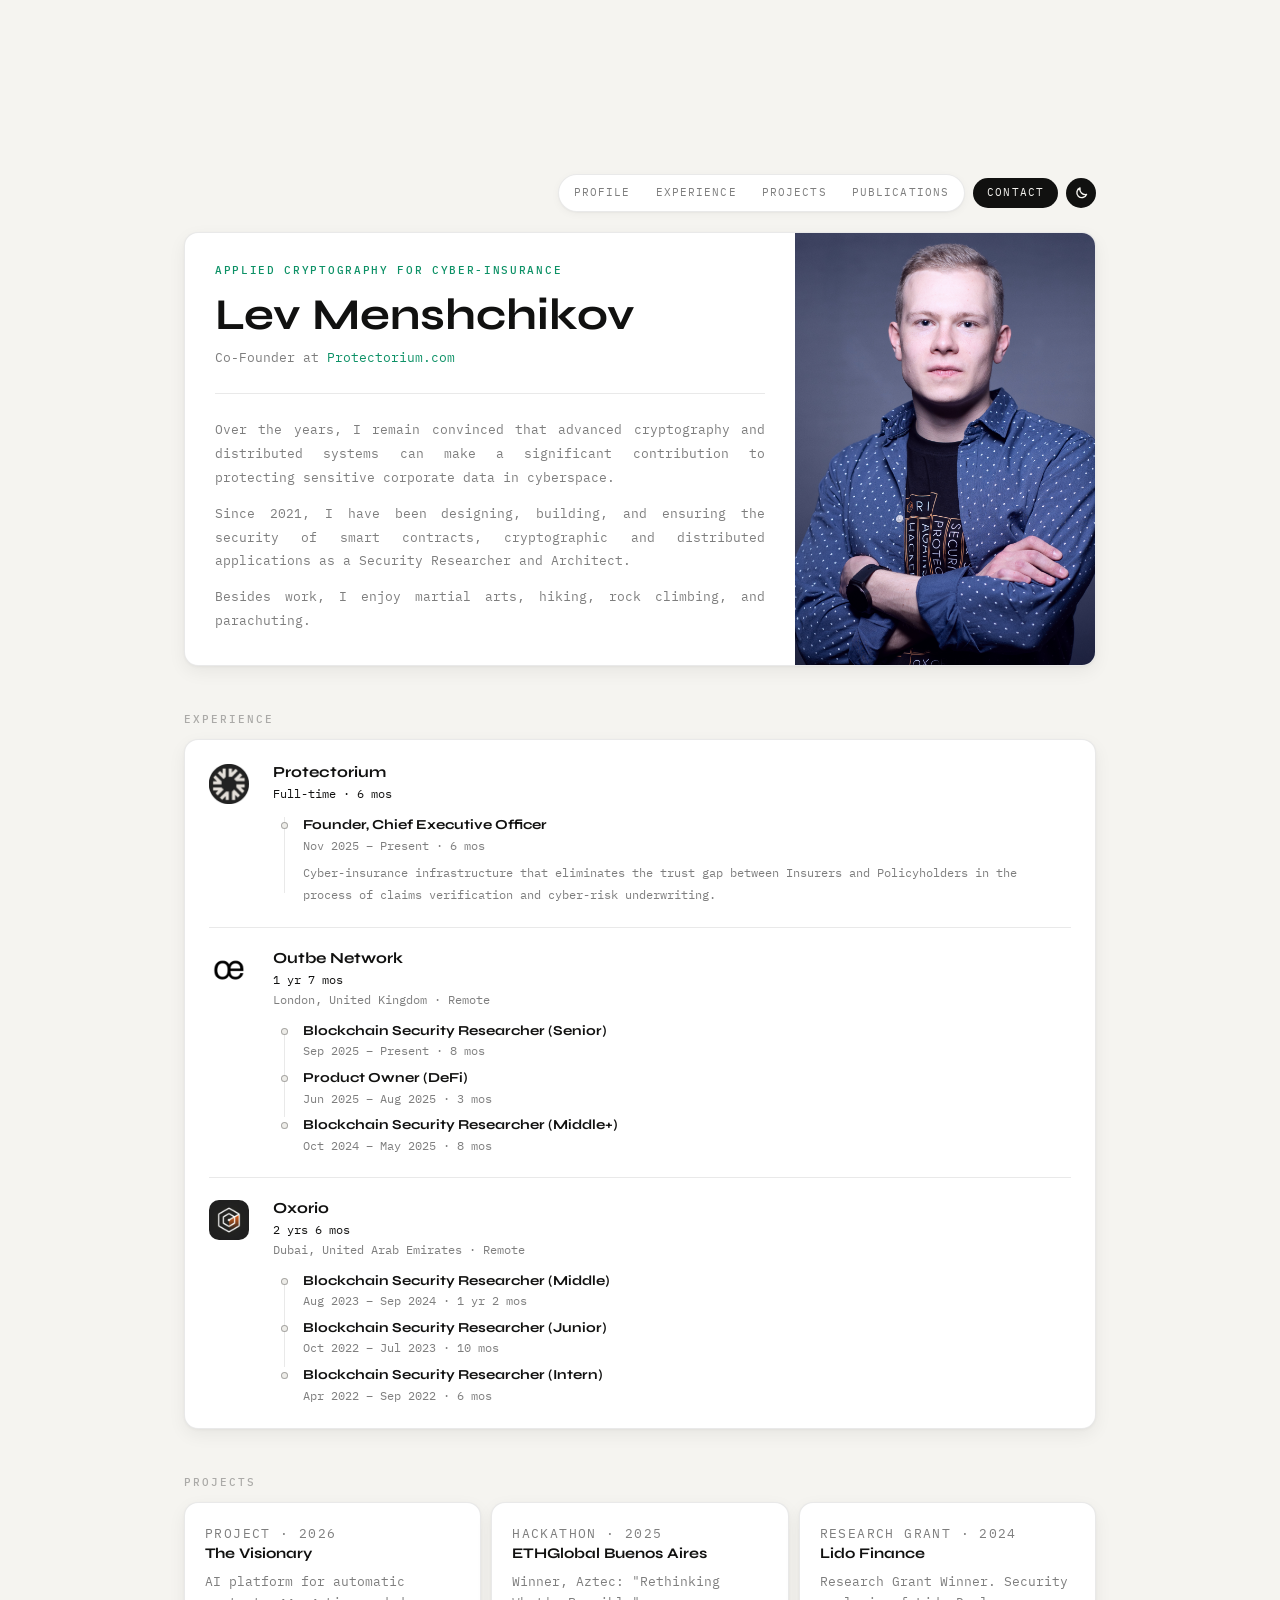
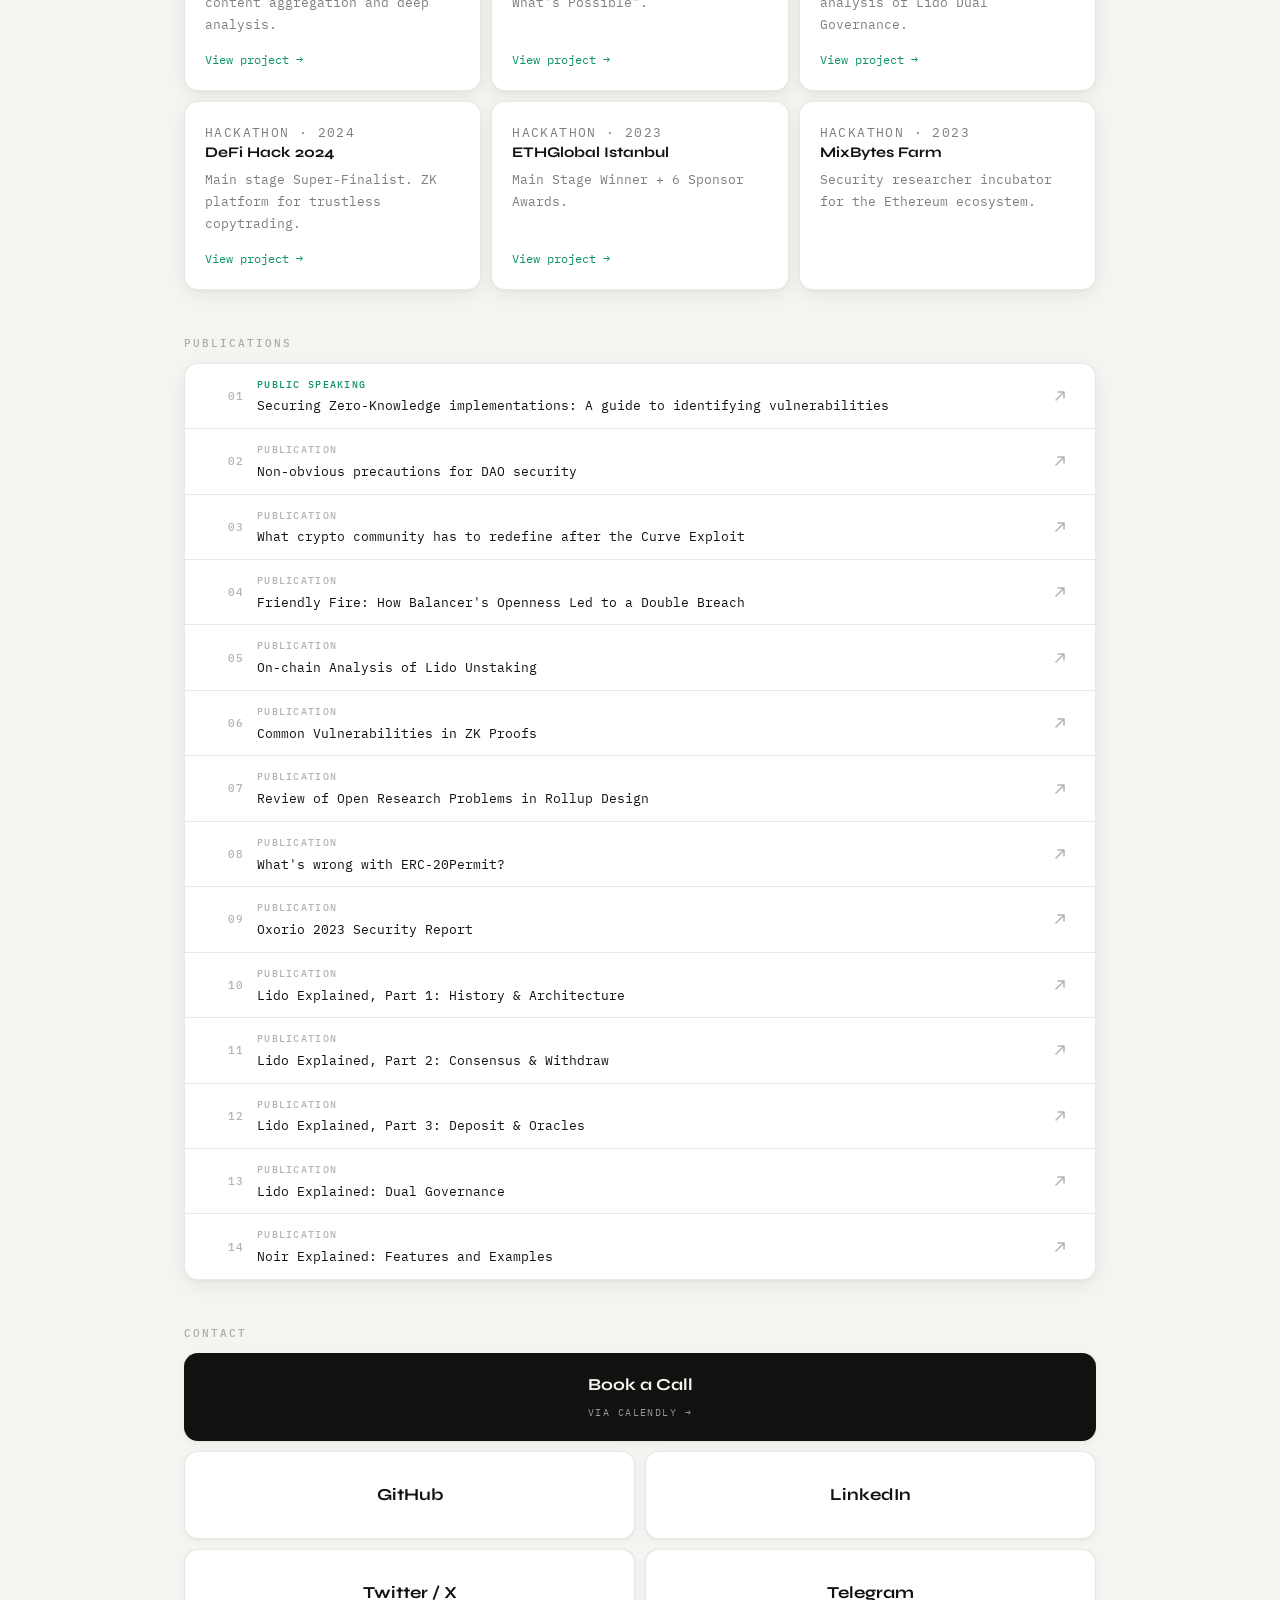
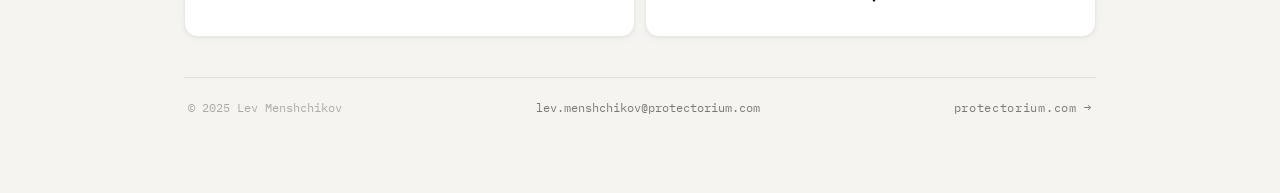
<file: index.html>
<!DOCTYPE html>
<html lang="en">
  <head>
    <meta charset="UTF-8" />
    <meta name="viewport" content="width=device-width, initial-scale=1.0" />
    <title>Lev Menshchikov</title>
    <meta name="description" content="Lev Menshchikov — Blockchain Security Researcher and Co-Founder at Protectorium.com." />
    <meta name="theme-color" content="#111110" />
    <meta property="og:title" content="Lev Menshchikov" />
    <meta property="og:description" content="Blockchain Security Researcher and Co-Founder at Protectorium.com." />
    <meta property="og:type" content="website" />
    <meta property="og:image" content="/social-card.svg" />
    <meta property="og:url" content="https://levmenshchikov.protectorium.com/" />
    <link rel="canonical" href="https://levmenshchikov.protectorium.com/" />
    <link rel="icon" href="/images/protectorium-logo.png" type="image/png" />
    <link rel="apple-touch-icon" href="/images/protectorium-logo.png" />
    <link rel="stylesheet" href="/styles.css" />
    <script>
      (function () {
        var t = localStorage.getItem("theme");
        if (t) document.documentElement.setAttribute("data-theme", t);
        else if (window.matchMedia("(prefers-color-scheme: dark)").matches)
          document.documentElement.setAttribute("data-theme", "dark");
      })();
    </script>
  </head>
  <body>
    <svg hidden aria-hidden="true">
      <symbol id="icon-arrow" viewBox="0 0 14 14" fill="none">
        <path d="M3 11L11 3M11 3H5M11 3v6" stroke="currentColor" stroke-width="1.5" stroke-linecap="round" stroke-linejoin="round"/>
      </symbol>
    </svg>

    <div class="page-shell">
      <header class="site-header">
        <nav class="site-nav" aria-label="Primary">
          <div class="site-nav-links">
            <a class="nav-link" href="#profile">Profile</a>
            <a class="nav-link" href="#experience">Experience</a>
            <a class="nav-link" href="#projects">Projects</a>
            <a class="nav-link" href="#publications">Publications</a>
          </div>
          <a class="nav-cta" href="#contact">Contact</a>
          <button class="theme-btn" id="theme-toggle" aria-label="Toggle colour theme">
            <svg class="icon-sun" width="15" height="15" viewBox="0 0 15 15" fill="none" aria-hidden="true">
              <circle cx="7.5" cy="7.5" r="2.6" stroke="currentColor" stroke-width="1.4"/>
              <path d="M7.5 1.5v1.2M7.5 12.3v1.2M1.5 7.5h1.2M12.3 7.5h1.2M3.4 3.4l.85.85M10.75 10.75l.85.85M3.4 11.6l.85-.85M10.75 4.25l.85-.85" stroke="currentColor" stroke-width="1.4" stroke-linecap="round"/>
            </svg>
            <svg class="icon-moon" width="15" height="15" viewBox="0 0 15 15" fill="none" aria-hidden="true">
              <path d="M12.5 9.5A5.5 5.5 0 0 1 6 3a5 5 0 1 0 6.5 6.5z" stroke="currentColor" stroke-width="1.4" stroke-linecap="round" stroke-linejoin="round"/>
            </svg>
          </button>
        </nav>
      </header>

      <main>
        <!-- ── Profile ──────────────────────────── -->
        <section id="profile" class="section section--hero">
          <div class="hero">
            <div class="hero-panel">
              <p class="eyebrow">Applied cryptography for cyber-insurance</p>
              <h1>Lev Menshchikov</h1>
              <p class="hero-tagline">
                Co-Founder at
                <a href="https://www.protectorium.com" target="_blank" rel="noopener noreferrer">Protectorium.com</a>
              </p>
              <div class="hero-bio">
                <p>
                  Over the years, I remain convinced that advanced cryptography
                  and distributed systems can make a significant contribution to
                  protecting sensitive corporate data in cyberspace.
                </p>
                <p>
                  Since 2021, I have been designing, building, and
                  ensuring the security of smart contracts, cryptographic and
                  distributed applications as a Security Researcher and Architect.
                </p>
                <p>
                  Besides work, I enjoy martial arts, hiking, rock climbing,
                  and parachuting.
                </p>
              </div>
            </div>

            <aside class="photo-panel" aria-hidden="true">
              <img
                class="profile-photo"
                src="/images/Lev.jpg"
                alt="Portrait of Lev Menshchikov"
                width="2558"
                height="3275"
              />
            </aside>
          </div>
        </section>

        <!-- ── Experience ───────────────────────── -->
        <section id="experience" class="section">
          <h2 class="section-title">Experience</h2>

          <div class="card">
            <article class="company-block">
              <div class="company-logo company-logo--protectorium">
                <img src="/images/protectorium-logo.png" alt="Protectorium" width="40" height="40" />
              </div>
              <div class="company-body">
                <h3>Protectorium</h3>
                <p class="company-meta">Full-time · 6 mos</p>
                <div class="role-timeline">
                  <article class="role-item">
                    <div class="role-rail" aria-hidden="true"><span class="role-dot"></span></div>
                    <div class="role-body">
                      <h4>Founder, Chief Executive Officer</h4>
                      <p>Nov 2025 – Present · 6 mos</p>
                      <p class="role-desc">Cyber-insurance infrastructure that eliminates the trust gap between Insurers and Policyholders in the process of claims verification and cyber-risk underwriting.</p>
                    </div>
                  </article>
                </div>
              </div>
            </article>

            <article class="company-block">
              <div class="company-logo">
                <img src="/images/outbe.png" alt="Outbe Network" width="40" height="40" />
              </div>
              <div class="company-body">
                <h3>Outbe Network</h3>
                <p class="company-meta">1 yr 7 mos</p>
                <p class="company-date">London, United Kingdom · Remote</p>
                <div class="role-timeline role-timeline--multi">
                  <article class="role-item">
                    <div class="role-rail" aria-hidden="true"><span class="role-dot"></span></div>
                    <div class="role-body">
                      <h4>Blockchain Security Researcher (Senior)</h4>
                      <p>Sep 2025 – Present · 8 mos</p>
                    </div>
                  </article>
                  <article class="role-item">
                    <div class="role-rail" aria-hidden="true"><span class="role-dot"></span></div>
                    <div class="role-body">
                      <h4>Product Owner (DeFi)</h4>
                      <p>Jun 2025 – Aug 2025 · 3 mos</p>
                    </div>
                  </article>
                  <article class="role-item">
                    <div class="role-rail" aria-hidden="true"><span class="role-dot"></span></div>
                    <div class="role-body">
                      <h4>Blockchain Security Researcher (Middle+)</h4>
                      <p>Oct 2024 – May 2025 · 8 mos</p>
                    </div>
                  </article>
                </div>
              </div>
            </article>

            <article class="company-block">
              <div class="company-logo">
                <img src="/images/oxorio.jpeg" alt="Oxorio" width="40" height="40" />
              </div>
              <div class="company-body">
                <h3>Oxorio</h3>
                <p class="company-meta">2 yrs 6 mos</p>
                <p class="company-date">Dubai, United Arab Emirates · Remote</p>
                <div class="role-timeline role-timeline--multi">
                  <article class="role-item">
                    <div class="role-rail" aria-hidden="true"><span class="role-dot"></span></div>
                    <div class="role-body">
                      <h4>Blockchain Security Researcher (Middle)</h4>
                      <p>Aug 2023 – Sep 2024 · 1 yr 2 mos</p>
                    </div>
                  </article>
                  <article class="role-item">
                    <div class="role-rail" aria-hidden="true"><span class="role-dot"></span></div>
                    <div class="role-body">
                      <h4>Blockchain Security Researcher (Junior)</h4>
                      <p>Oct 2022 – Jul 2023 · 10 mos</p>
                    </div>
                  </article>
                  <article class="role-item">
                    <div class="role-rail" aria-hidden="true"><span class="role-dot"></span></div>
                    <div class="role-body">
                      <h4>Blockchain Security Researcher (Intern)</h4>
                      <p>Apr 2022 – Sep 2022 · 6 mos</p>
                    </div>
                  </article>
                </div>
              </div>
            </article>
          </div>
        </section>

        <!-- ── Projects ──────────────────────────── -->
        <section id="projects" class="section">
          <h2 class="section-title">Projects</h2>

          <div class="post-grid">
            <article class="post-card">
              <p class="post-meta">Project · 2026</p>
              <h3>The Visionary</h3>
              <p>AI platform for automatic content aggregation and deep analysis.</p>
              <a class="text-link" href="https://github.com/Nurnberg-Meistersinger/lev_visionary" target="_blank" rel="noopener noreferrer">View project →</a>
            </article>
            <article class="post-card">
              <p class="post-meta">Hackathon · 2025</p>
              <h3>ETHGlobal Buenos Aires</h3>
              <p>Winner, Aztec: "Rethinking What's Possible".</p>
              <a class="text-link" href="https://ethglobal.com/showcase/prtct-p8roy" target="_blank" rel="noopener noreferrer">View project →</a>
            </article>
            <article class="post-card">
              <p class="post-meta">Research Grant · 2024</p>
              <h3>Lido Finance</h3>
              <p>Research Grant Winner. Security analysis of Lido Dual Governance.</p>
              <a class="text-link" href="https://x.com/kadmil_eth/status/1790304862032294097" target="_blank" rel="noopener noreferrer">View project →</a>
            </article>
            <article class="post-card">
              <p class="post-meta">Hackathon · 2024</p>
              <h3>DeFi Hack 2024</h3>
              <p>Main stage Super-Finalist. ZK platform for trustless copytrading.</p>
              <a class="text-link" href="https://vkvideo.ru/video-25232578_456326658?t=6h17m24s&amp;list=ln-ARfJ6HAuxrVaMAzBdO" target="_blank" rel="noopener noreferrer">View project →</a>
            </article>
            <article class="post-card">
              <p class="post-meta">Hackathon · 2023</p>
              <h3>ETHGlobal Istanbul</h3>
              <p>Main Stage Winner + 6 Sponsor Awards.</p>
              <a class="text-link" href="https://ethglobal.com/showcase/zkvote-cc-rsvkt" target="_blank" rel="noopener noreferrer">View project →</a>
            </article>
            <article class="post-card">
              <p class="post-meta">Hackathon · 2023</p>
              <h3>MixBytes Farm</h3>
              <p>Security researcher incubator for the Ethereum ecosystem.</p>
            </article>
          </div>
        </section>

        <!-- ── Publications ─────────────────────── -->
        <section id="publications" class="section">
          <h2 class="section-title">Publications</h2>

          <div class="card pub-list">
            <a class="pub-item" href="https://www.youtube.com/live/b7lU7yyHK6Q?si=UyfOKGxI1C5WWlOh&t=9626" target="_blank" rel="noopener noreferrer">
              <span class="pub-num">01</span>
              <div class="pub-content">
                <span class="pub-type pub-type--talk">Public Speaking</span>
                <span class="pub-title">Securing Zero-Knowledge implementations: A guide to identifying vulnerabilities</span>
              </div>
              <svg class="pub-arrow" width="14" height="14" aria-hidden="true"><use href="#icon-arrow"/></svg>
            </a>
            <a class="pub-item" href="https://oxor.io/blog/tornado-hack-analysis/" target="_blank" rel="noopener noreferrer">
              <span class="pub-num">02</span>
              <div class="pub-content">
                <span class="pub-type">Publication</span>
                <span class="pub-title">Non-obvious precautions for DAO security</span>
              </div>
              <svg class="pub-arrow" width="14" height="14" aria-hidden="true"><use href="#icon-arrow"/></svg>
            </a>
            <a class="pub-item" href="https://oxor.io/blog/what-crypto-community-has-to-redefine-after-the-curve-exploit/" target="_blank" rel="noopener noreferrer">
              <span class="pub-num">03</span>
              <div class="pub-content">
                <span class="pub-type">Publication</span>
                <span class="pub-title">What crypto community has to redefine after the Curve Exploit</span>
              </div>
              <svg class="pub-arrow" width="14" height="14" aria-hidden="true"><use href="#icon-arrow"/></svg>
            </a>
            <a class="pub-item" href="https://oxor.io/blog/friendly-fire-how-balancers-openness-led-to-a-double-breach/" target="_blank" rel="noopener noreferrer">
              <span class="pub-num">04</span>
              <div class="pub-content">
                <span class="pub-type">Publication</span>
                <span class="pub-title">Friendly Fire: How Balancer's Openness Led to a Double Breach</span>
              </div>
              <svg class="pub-arrow" width="14" height="14" aria-hidden="true"><use href="#icon-arrow"/></svg>
            </a>
            <a class="pub-item" href="https://oxor.io/blog/on-chain-analysis-of-lido-unstaking/" target="_blank" rel="noopener noreferrer">
              <span class="pub-num">05</span>
              <div class="pub-content">
                <span class="pub-type">Publication</span>
                <span class="pub-title">On-chain Analysis of Lido Unstaking</span>
              </div>
              <svg class="pub-arrow" width="14" height="14" aria-hidden="true"><use href="#icon-arrow"/></svg>
            </a>
            <a class="pub-item" href="https://oxor.io/blog/common-vulnerabilities-in-zk-proof/" target="_blank" rel="noopener noreferrer">
              <span class="pub-num">06</span>
              <div class="pub-content">
                <span class="pub-type">Publication</span>
                <span class="pub-title">Common Vulnerabilities in ZK Proofs</span>
              </div>
              <svg class="pub-arrow" width="14" height="14" aria-hidden="true"><use href="#icon-arrow"/></svg>
            </a>
            <a class="pub-item" href="https://oxor.io/blog/review-of-open-research-problems-in-rollup-design/" target="_blank" rel="noopener noreferrer">
              <span class="pub-num">07</span>
              <div class="pub-content">
                <span class="pub-type">Publication</span>
                <span class="pub-title">Review of Open Research Problems in Rollup Design</span>
              </div>
              <svg class="pub-arrow" width="14" height="14" aria-hidden="true"><use href="#icon-arrow"/></svg>
            </a>
            <a class="pub-item" href="https://oxor.io/blog/2023-12-13-whats-wrong-with-erc20permit/" target="_blank" rel="noopener noreferrer">
              <span class="pub-num">08</span>
              <div class="pub-content">
                <span class="pub-type">Publication</span>
                <span class="pub-title">What's wrong with ERC-20Permit?</span>
              </div>
              <svg class="pub-arrow" width="14" height="14" aria-hidden="true"><use href="#icon-arrow"/></svg>
            </a>
            <a class="pub-item" href="https://oxor.io/blog/2024-01-24-oxorio-2023-security-report/" target="_blank" rel="noopener noreferrer">
              <span class="pub-num">09</span>
              <div class="pub-content">
                <span class="pub-type">Publication</span>
                <span class="pub-title">Oxorio 2023 Security Report</span>
              </div>
              <svg class="pub-arrow" width="14" height="14" aria-hidden="true"><use href="#icon-arrow"/></svg>
            </a>
            <a class="pub-item" href="https://oxor.io/blog/2024-02-01-lido-decoded-a-deep-dive-into-ethereums-liquid-staking-solution/" target="_blank" rel="noopener noreferrer">
              <span class="pub-num">10</span>
              <div class="pub-content">
                <span class="pub-type">Publication</span>
                <span class="pub-title">Lido Explained, Part 1: History &amp; Architecture</span>
              </div>
              <svg class="pub-arrow" width="14" height="14" aria-hidden="true"><use href="#icon-arrow"/></svg>
            </a>
            <a class="pub-item" href="https://oxor.io/blog/2024-02-22-lido-explained-part-2-consensus-withdraw/" target="_blank" rel="noopener noreferrer">
              <span class="pub-num">11</span>
              <div class="pub-content">
                <span class="pub-type">Publication</span>
                <span class="pub-title">Lido Explained, Part 2: Consensus &amp; Withdraw</span>
              </div>
              <svg class="pub-arrow" width="14" height="14" aria-hidden="true"><use href="#icon-arrow"/></svg>
            </a>
            <a class="pub-item" href="https://oxor.io/blog/2024-05-24-lido-explained-deposit-oracles/" target="_blank" rel="noopener noreferrer">
              <span class="pub-num">12</span>
              <div class="pub-content">
                <span class="pub-type">Publication</span>
                <span class="pub-title">Lido Explained, Part 3: Deposit &amp; Oracles</span>
              </div>
              <svg class="pub-arrow" width="14" height="14" aria-hidden="true"><use href="#icon-arrow"/></svg>
            </a>
            <a class="pub-item" href="https://oxor.io/blog/2024-06-17-lido-explained-dual-governance/" target="_blank" rel="noopener noreferrer">
              <span class="pub-num">13</span>
              <div class="pub-content">
                <span class="pub-type">Publication</span>
                <span class="pub-title">Lido Explained: Dual Governance</span>
              </div>
              <svg class="pub-arrow" width="14" height="14" aria-hidden="true"><use href="#icon-arrow"/></svg>
            </a>
            <a class="pub-item" href="https://oxor.io/blog/2024-06-18-noir-explained-features-and-examples/" target="_blank" rel="noopener noreferrer">
              <span class="pub-num">14</span>
              <div class="pub-content">
                <span class="pub-type">Publication</span>
                <span class="pub-title">Noir Explained: Features and Examples</span>
              </div>
              <svg class="pub-arrow" width="14" height="14" aria-hidden="true"><use href="#icon-arrow"/></svg>
            </a>
          </div>
        </section>

        <!-- ── Contact ───────────────────────────── -->
        <section id="contact" class="section">
          <h2 class="section-title">Contact</h2>

          <div class="contact-grid">
            <a class="contact-card contact-card--primary" href="https://calendly.com/lev-protectorium/30min" target="_blank" rel="noopener noreferrer">
              <strong>Book a Call</strong>
              <span class="contact-label">via Calendly →</span>
            </a>
            <a class="contact-card" href="https://github.com/Nurnberg-Meistersinger" target="_blank" rel="noopener noreferrer">
              <strong>GitHub</strong>
            </a>
            <a class="contact-card" href="https://www.linkedin.com/in/hilaymanai/" target="_blank" rel="noopener noreferrer">
              <strong>LinkedIn</strong>
            </a>
            <a class="contact-card" href="https://x.com/Hilaymanai" target="_blank" rel="noopener noreferrer">
              <strong>Twitter / X</strong>
            </a>
            <a class="contact-card" href="https://t.me/MDDVM" target="_blank" rel="noopener noreferrer">
              <strong>Telegram</strong>
            </a>
          </div>
        </section>
      </main>

      <footer class="site-footer">
        <span class="footer-copy">© 2025 Lev Menshchikov</span>
        <a class="footer-email" href="mailto:lev.menshchikov@protectorium.com">lev.menshchikov@protectorium.com</a>
        <a class="footer-link" href="https://www.protectorium.com/" target="_blank" rel="noopener noreferrer">protectorium.com →</a>
      </footer>
    </div>

    <script>
      (function () {
        var btn = document.getElementById("theme-toggle");
        var html = document.documentElement;
        btn.addEventListener("click", function () {
          var dark = html.getAttribute("data-theme") === "dark";
          html.setAttribute("data-theme", dark ? "light" : "dark");
          localStorage.setItem("theme", dark ? "light" : "dark");
        });
      })();
    </script>
  </body>
</html>
</file>
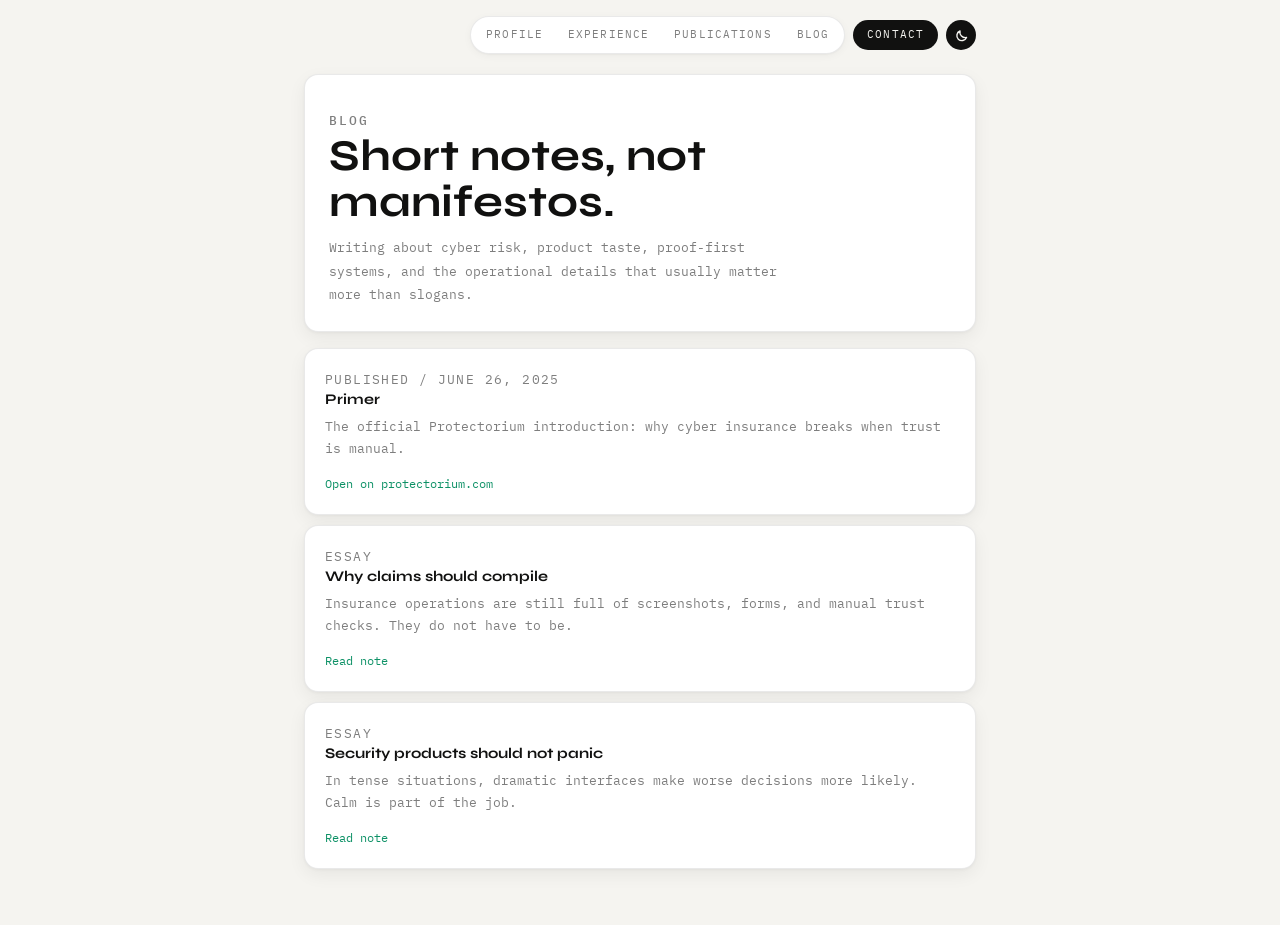
<file: blog/index.html>
<!DOCTYPE html>
<html lang="en">
  <head>
    <meta charset="UTF-8" />
    <meta name="viewport" content="width=device-width, initial-scale=1.0" />
    <title>Blog / Lev Menshchikov</title>
    <meta name="description" content="Short notes from Lev Menshchikov on cyber risk, product design, and trustless systems." />
    <meta property="og:url" content="https://levmenshchikov.protectorium.com/blog/" />
    <link rel="canonical" href="https://levmenshchikov.protectorium.com/blog/" />
    <link rel="icon" href="/images/protectorium-logo.png" type="image/png" />
    <link rel="stylesheet" href="/styles.css" />
    <script>
      (function () {
        var t = localStorage.getItem("theme");
        if (t) document.documentElement.setAttribute("data-theme", t);
        else if (window.matchMedia("(prefers-color-scheme: dark)").matches)
          document.documentElement.setAttribute("data-theme", "dark");
      })();
    </script>
  </head>
  <body>
    <div class="page-shell page-shell--narrow">
      <header class="site-header">
        <nav class="site-nav" aria-label="Primary">
          <div class="site-nav-links">
            <a class="nav-link" href="/#profile">Profile</a>
            <a class="nav-link" href="/#experience">Experience</a>
            <a class="nav-link" href="/#publications">Publications</a>
            <a class="nav-link" href="/#blog">Blog</a>
          </div>
          <a class="nav-cta" href="/#contact">Contact</a>
          <button class="theme-btn" id="theme-toggle" aria-label="Toggle colour theme">
            <svg class="icon-sun" width="15" height="15" viewBox="0 0 15 15" fill="none" aria-hidden="true">
              <circle cx="7.5" cy="7.5" r="2.6" stroke="currentColor" stroke-width="1.4"/>
              <path d="M7.5 1.5v1.2M7.5 12.3v1.2M1.5 7.5h1.2M12.3 7.5h1.2M3.4 3.4l.85.85M10.75 10.75l.85.85M3.4 11.6l.85-.85M10.75 4.25l.85-.85" stroke="currentColor" stroke-width="1.4" stroke-linecap="round"/>
            </svg>
            <svg class="icon-moon" width="15" height="15" viewBox="0 0 15 15" fill="none" aria-hidden="true">
              <path d="M12.5 9.5A5.5 5.5 0 0 1 6 3a5 5 0 1 0 6.5 6.5z" stroke="currentColor" stroke-width="1.4" stroke-linecap="round" stroke-linejoin="round"/>
            </svg>
          </button>
        </nav>
      </header>

      <main>
        <section class="blog-hero">
          <p class="eyebrow">Blog</p>
          <h1>Short notes, not manifestos.</h1>
          <p>
            Writing about cyber risk, product taste, proof-first systems, and
            the operational details that usually matter more than slogans.
          </p>
        </section>

        <section class="post-stack">
          <article class="post-card post-card--list">
            <p class="post-meta">Published / June 26, 2025</p>
            <h3>Primer</h3>
            <p>
              The official Protectorium introduction: why cyber insurance
              breaks when trust is manual.
            </p>
            <a
              class="text-link"
              href="https://www.protectorium.com/blog/primer"
              target="_blank"
              rel="noopener noreferrer"
            >
              Open on protectorium.com
            </a>
          </article>

          <article class="post-card post-card--list">
            <p class="post-meta">Essay</p>
            <h3>Why claims should compile</h3>
            <p>
              Insurance operations are still full of screenshots, forms, and
              manual trust checks. They do not have to be.
            </p>
            <a class="text-link" href="/blog/why-claims-should-compile.html">
              Read note
            </a>
          </article>

          <article class="post-card post-card--list">
            <p class="post-meta">Essay</p>
            <h3>Security products should not panic</h3>
            <p>
              In tense situations, dramatic interfaces make worse decisions more
              likely. Calm is part of the job.
            </p>
            <a
              class="text-link"
              href="/blog/security-products-should-not-panic.html"
            >
              Read note
            </a>
          </article>
        </section>
      </main>
    </div>
    <script>
      (function () {
        var btn = document.getElementById("theme-toggle");
        var html = document.documentElement;
        btn.addEventListener("click", function () {
          var dark = html.getAttribute("data-theme") === "dark";
          html.setAttribute("data-theme", dark ? "light" : "dark");
          localStorage.setItem("theme", dark ? "light" : "dark");
        });
      })();
    </script>
  </body>
</html>
</file>
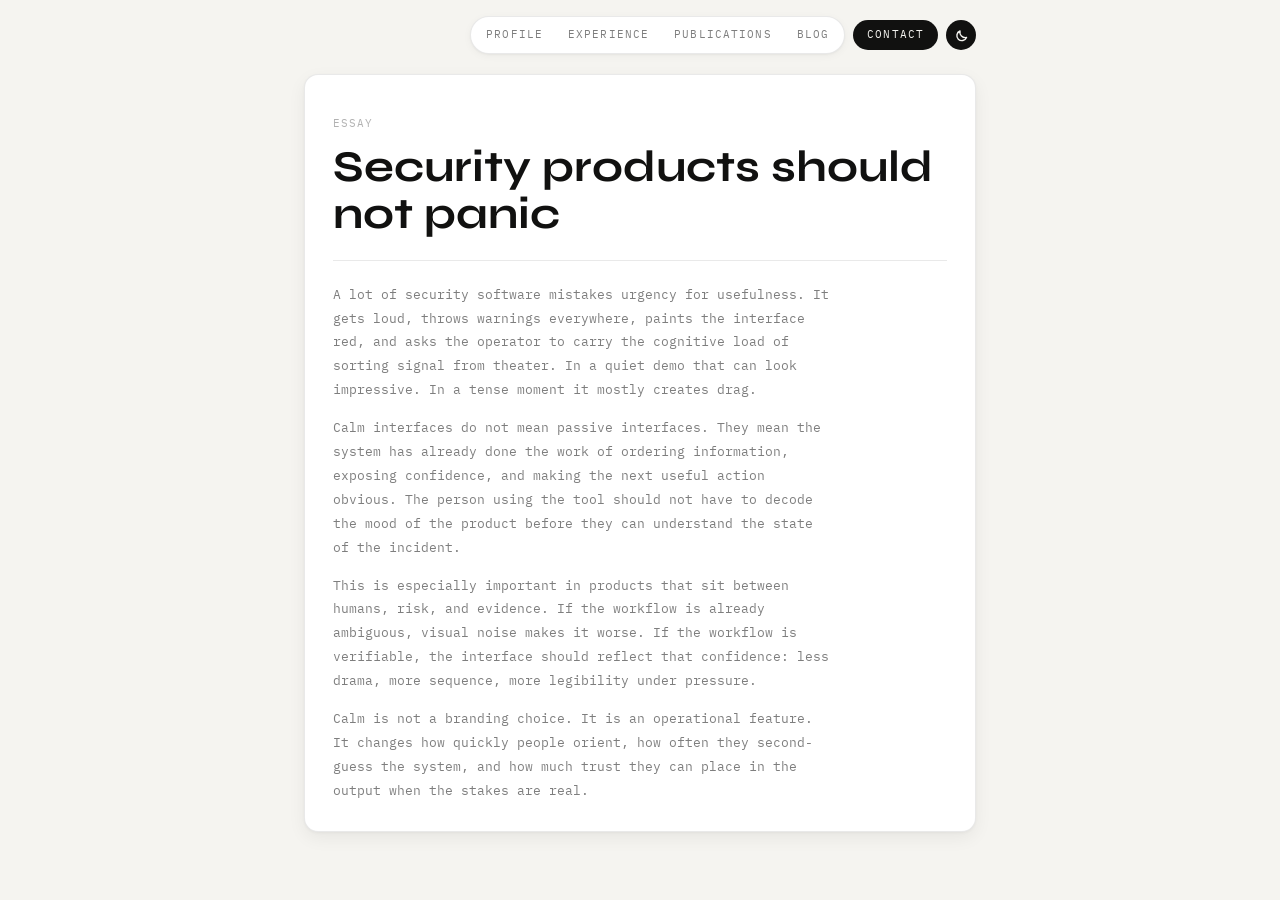
<file: blog/security-products-should-not-panic.html>
<!DOCTYPE html>
<html lang="en">
  <head>
    <meta charset="UTF-8" />
    <meta name="viewport" content="width=device-width, initial-scale=1.0" />
    <title>Security Products Should Not Panic / Lev Menshchikov</title>
    <meta name="description" content="A short note by Lev Menshchikov on why calm interfaces matter in high-pressure security tools." />
    <link rel="icon" href="/images/protectorium-logo.png" type="image/png" />
    <link rel="stylesheet" href="/styles.css" />
    <script>
      (function () {
        var t = localStorage.getItem("theme");
        if (t) document.documentElement.setAttribute("data-theme", t);
        else if (window.matchMedia("(prefers-color-scheme: dark)").matches)
          document.documentElement.setAttribute("data-theme", "dark");
      })();
    </script>
  </head>
  <body>
    <div class="page-shell page-shell--narrow">
      <header class="site-header">
        <nav class="site-nav" aria-label="Primary">
          <div class="site-nav-links">
            <a class="nav-link" href="/#profile">Profile</a>
            <a class="nav-link" href="/#experience">Experience</a>
            <a class="nav-link" href="/#publications">Publications</a>
            <a class="nav-link" href="/#blog">Blog</a>
          </div>
          <a class="nav-cta" href="/#contact">Contact</a>
          <button class="theme-btn" id="theme-toggle" aria-label="Toggle colour theme">
            <svg class="icon-sun" width="15" height="15" viewBox="0 0 15 15" fill="none" aria-hidden="true">
              <circle cx="7.5" cy="7.5" r="2.6" stroke="currentColor" stroke-width="1.4"/>
              <path d="M7.5 1.5v1.2M7.5 12.3v1.2M1.5 7.5h1.2M12.3 7.5h1.2M3.4 3.4l.85.85M10.75 10.75l.85.85M3.4 11.6l.85-.85M10.75 4.25l.85-.85" stroke="currentColor" stroke-width="1.4" stroke-linecap="round"/>
            </svg>
            <svg class="icon-moon" width="15" height="15" viewBox="0 0 15 15" fill="none" aria-hidden="true">
              <path d="M12.5 9.5A5.5 5.5 0 0 1 6 3a5 5 0 1 0 6.5 6.5z" stroke="currentColor" stroke-width="1.4" stroke-linecap="round" stroke-linejoin="round"/>
            </svg>
          </button>
        </nav>
      </header>

      <main>
        <article class="article-shell">
          <p class="article-meta">Essay</p>
          <h1>Security products should not panic</h1>

          <div class="article-body">
            <p>
              A lot of security software mistakes urgency for usefulness. It
              gets loud, throws warnings everywhere, paints the interface red,
              and asks the operator to carry the cognitive load of sorting
              signal from theater. In a quiet demo that can look impressive. In
              a tense moment it mostly creates drag.
            </p>

            <p>
              Calm interfaces do not mean passive interfaces. They mean the
              system has already done the work of ordering information, exposing
              confidence, and making the next useful action obvious. The person
              using the tool should not have to decode the mood of the product
              before they can understand the state of the incident.
            </p>

            <p>
              This is especially important in products that sit between humans,
              risk, and evidence. If the workflow is already ambiguous, visual
              noise makes it worse. If the workflow is verifiable, the interface
              should reflect that confidence: less drama, more sequence, more
              legibility under pressure.
            </p>

            <p>
              Calm is not a branding choice. It is an operational feature. It
              changes how quickly people orient, how often they second-guess the
              system, and how much trust they can place in the output when the
              stakes are real.
            </p>
          </div>
        </article>
      </main>
    </div>
    <script>
      (function () {
        var btn = document.getElementById("theme-toggle");
        var html = document.documentElement;
        btn.addEventListener("click", function () {
          var dark = html.getAttribute("data-theme") === "dark";
          html.setAttribute("data-theme", dark ? "light" : "dark");
          localStorage.setItem("theme", dark ? "light" : "dark");
        });
      })();
    </script>
  </body>
</html>
</file>
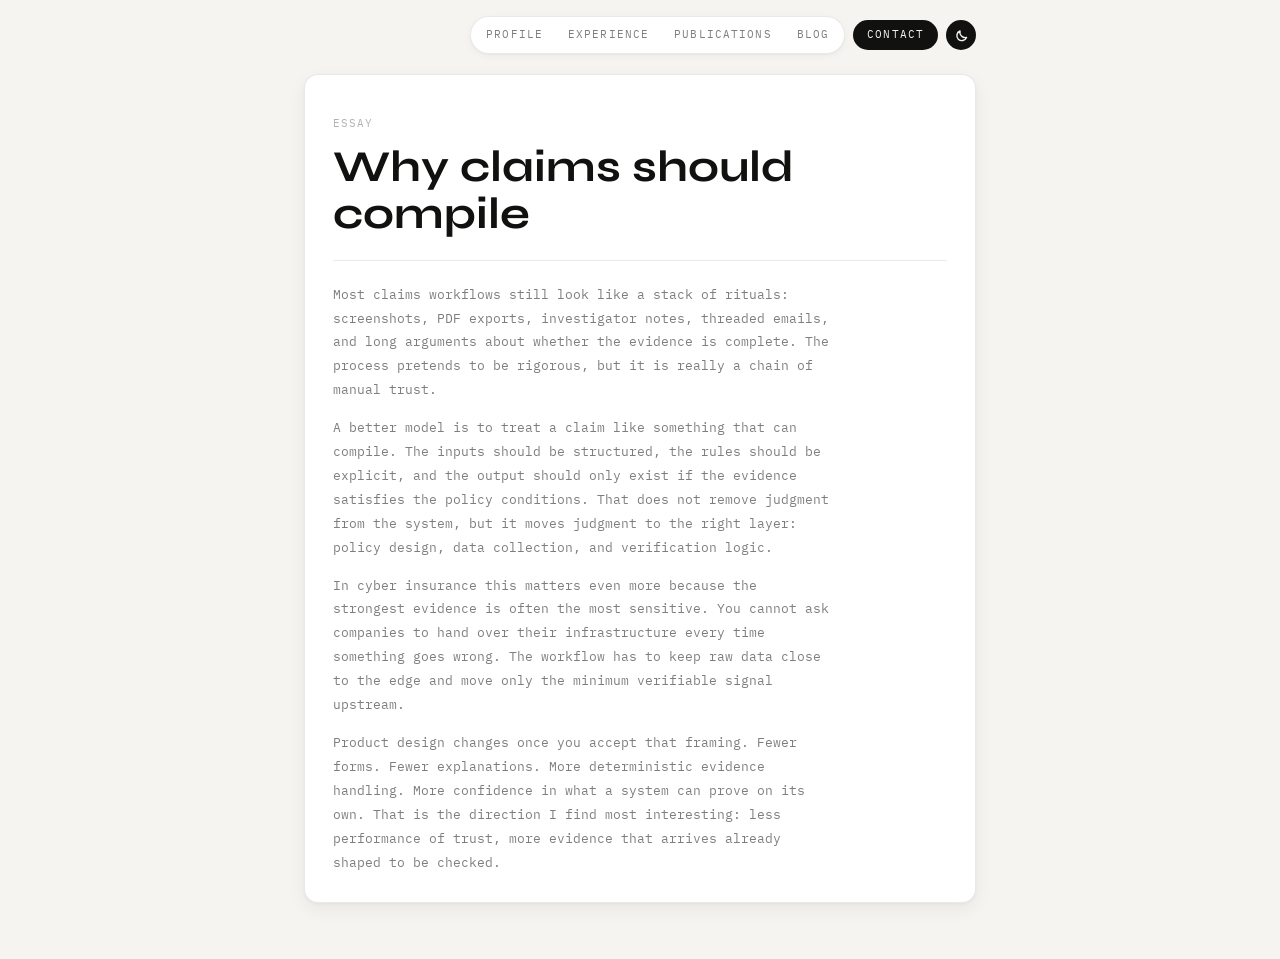
<file: blog/why-claims-should-compile.html>
<!DOCTYPE html>
<html lang="en">
  <head>
    <meta charset="UTF-8" />
    <meta name="viewport" content="width=device-width, initial-scale=1.0" />
    <title>Why Claims Should Compile / Lev Menshchikov</title>
    <meta name="description" content="A short note by Lev Menshchikov on why cyber insurance claims should become protocol-driven." />
    <link rel="icon" href="/images/protectorium-logo.png" type="image/png" />
    <link rel="stylesheet" href="/styles.css" />
    <script>
      (function () {
        var t = localStorage.getItem("theme");
        if (t) document.documentElement.setAttribute("data-theme", t);
        else if (window.matchMedia("(prefers-color-scheme: dark)").matches)
          document.documentElement.setAttribute("data-theme", "dark");
      })();
    </script>
  </head>
  <body>
    <div class="page-shell page-shell--narrow">
      <header class="site-header">
        <nav class="site-nav" aria-label="Primary">
          <div class="site-nav-links">
            <a class="nav-link" href="/#profile">Profile</a>
            <a class="nav-link" href="/#experience">Experience</a>
            <a class="nav-link" href="/#publications">Publications</a>
            <a class="nav-link" href="/#blog">Blog</a>
          </div>
          <a class="nav-cta" href="/#contact">Contact</a>
          <button class="theme-btn" id="theme-toggle" aria-label="Toggle colour theme">
            <svg class="icon-sun" width="15" height="15" viewBox="0 0 15 15" fill="none" aria-hidden="true">
              <circle cx="7.5" cy="7.5" r="2.6" stroke="currentColor" stroke-width="1.4"/>
              <path d="M7.5 1.5v1.2M7.5 12.3v1.2M1.5 7.5h1.2M12.3 7.5h1.2M3.4 3.4l.85.85M10.75 10.75l.85.85M3.4 11.6l.85-.85M10.75 4.25l.85-.85" stroke="currentColor" stroke-width="1.4" stroke-linecap="round"/>
            </svg>
            <svg class="icon-moon" width="15" height="15" viewBox="0 0 15 15" fill="none" aria-hidden="true">
              <path d="M12.5 9.5A5.5 5.5 0 0 1 6 3a5 5 0 1 0 6.5 6.5z" stroke="currentColor" stroke-width="1.4" stroke-linecap="round" stroke-linejoin="round"/>
            </svg>
          </button>
        </nav>
      </header>

      <main>
        <article class="article-shell">
          <p class="article-meta">Essay</p>
          <h1>Why claims should compile</h1>

          <div class="article-body">
            <p>
              Most claims workflows still look like a stack of rituals:
              screenshots, PDF exports, investigator notes, threaded emails, and
              long arguments about whether the evidence is complete. The process
              pretends to be rigorous, but it is really a chain of manual trust.
            </p>

            <p>
              A better model is to treat a claim like something that can
              compile. The inputs should be structured, the rules should be
              explicit, and the output should only exist if the evidence
              satisfies the policy conditions. That does not remove judgment
              from the system, but it moves judgment to the right layer: policy
              design, data collection, and verification logic.
            </p>

            <p>
              In cyber insurance this matters even more because the strongest
              evidence is often the most sensitive. You cannot ask companies to
              hand over their infrastructure every time something goes wrong.
              The workflow has to keep raw data close to the edge and move only
              the minimum verifiable signal upstream.
            </p>

            <p>
              Product design changes once you accept that framing. Fewer forms.
              Fewer explanations. More deterministic evidence handling. More
              confidence in what a system can prove on its own. That is the
              direction I find most interesting: less performance of trust, more
              evidence that arrives already shaped to be checked.
            </p>
          </div>
        </article>
      </main>
    </div>
    <script>
      (function () {
        var btn = document.getElementById("theme-toggle");
        var html = document.documentElement;
        btn.addEventListener("click", function () {
          var dark = html.getAttribute("data-theme") === "dark";
          html.setAttribute("data-theme", dark ? "light" : "dark");
          localStorage.setItem("theme", dark ? "light" : "dark");
        });
      })();
    </script>
  </body>
</html>
</file>
<file: styles.css>
@import url("https://fonts.googleapis.com/css2?family=IBM+Plex+Mono:wght@400;500&family=Syne:wght@500;700&display=swap");

/* ── Tokens ──────────────────────────────────────── */
:root {
  --bg:               #f5f4f0;
  --surface:          #ffffff;
  --surface2:         #eeede9;
  --ink:              #111110;
  --ink2:             rgba(17, 17, 16, 0.54);
  --ink3:             rgba(17, 17, 16, 0.32);
  --line:             rgba(17, 17, 16, 0.09);
  --accent:           #0d9166;
  --sh-sm:            0 1px 2px rgba(0,0,0,0.04), 0 2px 8px rgba(0,0,0,0.04);
  --sh:               0 1px 3px rgba(0,0,0,0.04), 0 6px 18px rgba(0,0,0,0.06);
  --r:                14px;
  --r-sm:             10px;
  --max-w:            960px;
  --label-on-primary: rgba(245, 244, 240, 0.6);
  color-scheme: light;
}

[data-theme="dark"] {
  --bg:               #0d0d0c;
  --surface:          #181817;
  --surface2:         #222220;
  --ink:              #f0ede7;
  --ink2:             rgba(240, 237, 231, 0.54);
  --ink3:             rgba(240, 237, 231, 0.3);
  --line:             rgba(255, 255, 255, 0.08);
  --accent:           #1ed87a;
  --sh-sm:            0 1px 2px rgba(0,0,0,0.3), 0 2px 8px rgba(0,0,0,0.2);
  --sh:               0 1px 3px rgba(0,0,0,0.3), 0 6px 18px rgba(0,0,0,0.25);
  --label-on-primary: rgba(13, 13, 12, 0.55);
  color-scheme: dark;
}

/* ── Reset ───────────────────────────────────────── */
*, *::before, *::after { box-sizing: border-box; }

html { scroll-behavior: smooth; }

body {
  margin: 0;
  background: var(--bg);
  color: var(--ink);
  font-family: "IBM Plex Mono", monospace;
  font-size: 14px;
  line-height: 1.7;
  -webkit-font-smoothing: antialiased;
  transition: background 0.18s, color 0.18s;
}

@media (prefers-reduced-motion: reduce) {
  body { transition: none; }
}

a { color: inherit; text-decoration: none; }

img { display: block; }

/* ── Layout ──────────────────────────────────────── */
.page-shell {
  max-width: var(--max-w);
  margin: 0 auto;
  padding: 16px 24px 56px;
}

.page-shell--narrow { max-width: 720px; }

/* ── Header ──────────────────────────────────────── */
.site-header {
  position: sticky;
  top: 12px;
  z-index: 40;
  margin-bottom: 20px;
  display: flex;
  justify-content: flex-end;
}

.site-nav {
  display: flex;
  align-items: center;
  gap: 8px;
}

.site-nav-links {
  display: flex;
  align-items: center;
  gap: 3px;
  padding: 4px;
  background: var(--surface);
  border: 1px solid var(--line);
  border-radius: 999px;
  box-shadow: var(--sh-sm);
}

.nav-link {
  display: inline-flex;
  align-items: center;
  height: 28px;
  padding: 0 11px;
  font-size: 0.7rem;
  letter-spacing: 0.1em;
  text-transform: uppercase;
  color: var(--ink2);
  border-radius: 999px;
  transition: color 0.14s, background 0.14s;
}

.nav-link:hover {
  color: var(--ink);
  background: var(--surface2);
}

.nav-cta {
  display: inline-flex;
  align-items: center;
  height: 30px;
  padding: 0 14px;
  font-size: 0.7rem;
  letter-spacing: 0.1em;
  text-transform: uppercase;
  background: var(--ink);
  color: var(--bg);
  border-radius: 999px;
  transition: opacity 0.14s;
}

.nav-cta:hover { opacity: 0.8; }

.theme-btn {
  display: inline-flex;
  align-items: center;
  justify-content: center;
  width: 30px;
  height: 30px;
  background: var(--ink);
  border: 1px solid transparent;
  border-radius: 999px;
  color: var(--bg);
  cursor: pointer;
  transition: background 0.18s, color 0.18s, opacity 0.14s;
  padding: 0;
}

.theme-btn:hover { opacity: 0.8; }

.icon-sun  { display: none; }
.icon-moon { display: block; }
[data-theme="dark"] .icon-sun  { display: block; }
[data-theme="dark"] .icon-moon { display: none; }

/* ── Typography ──────────────────────────────────── */
h1, h2, h3, h4 {
  margin: 0;
  font-family: "Syne", sans-serif;
  font-weight: 700;
  line-height: 1.06;
}

h1 { font-size: clamp(2rem, 3.6vw, 2.75rem); }
h3 { font-size: clamp(0.94rem, 1.2vw, 1.02rem); }
h4 { font-size: 0.86rem; line-height: 1.2; }

.eyebrow {
  margin: 0 0 12px;
  font-size: 0.7rem;
  letter-spacing: 0.15em;
  text-transform: uppercase;
  color: var(--accent);
  font-family: "IBM Plex Mono", monospace;
  font-weight: 500;
}

/* ── Card surface — shared by all content panels ─── */
.card,
.hero,
.blog-hero,
.article-shell,
.post-card {
  background: var(--surface);
  border: 1px solid var(--line);
  border-radius: var(--r);
  box-shadow: var(--sh);
}

.card          { padding: 24px; }
.hero-panel    { padding: 28px 30px 32px; }
.blog-hero     { padding: 24px; margin-top: 8px; }
.article-shell { padding: 28px; }
.post-card     { padding: 20px; display: flex; flex-direction: column; }

/* ── Sections ────────────────────────────────────── */
.section {
  margin-top: 48px;
  scroll-margin-top: 76px;
}

.section--hero { margin-top: 0; }

.section-title {
  margin-bottom: 14px;
  font-size: 0.68rem;
  letter-spacing: 0.18em;
  text-transform: uppercase;
  color: var(--ink3);
  font-family: "IBM Plex Mono", monospace;
  font-weight: 500;
  line-height: 1;
}

.section-head { margin-bottom: 16px; }

.section-sub {
  margin: 4px 0 0;
  font-size: 0.8rem;
  color: var(--ink2);
  line-height: 1.7;
}

/* ── Hero ────────────────────────────────────────── */
.hero {
  display: grid;
  grid-template-columns: 1fr 300px;
  gap: 0;
  align-items: stretch;
  overflow: hidden;
}

.hero-tagline {
  margin: 10px 0 0;
  font-size: 0.8rem;
  color: var(--ink2);
  line-height: 1.6;
}

.hero-tagline a { color: var(--accent); }

.photo-panel {
  overflow: hidden;
}

.profile-photo {
  width: 100%;
  height: 100%;
  object-fit: cover;
  object-position: center 8%;
  display: block;
}

.hero-bio {
  display: grid;
  gap: 12px;
  margin-top: 24px;
  padding-top: 24px;
  border-top: 1px solid var(--line);
}

.hero-bio p {
  margin: 0;
  font-size: 0.83rem;
  color: var(--ink2);
  line-height: 1.8;
  text-align: justify;
}

/* ── Experience ──────────────────────────────────── */
.company-block {
  display: grid;
  grid-template-columns: 48px 1fr;
  gap: 16px;
  padding: 22px 0;
  border-top: 1px solid var(--line);
}

.company-block:first-child { border-top: none; padding-top: 0; }
.company-block:last-child  { padding-bottom: 0; }

.company-logo {
  width: 40px;
  height: 40px;
  border-radius: var(--r-sm);
  overflow: hidden;
  flex-shrink: 0;
}

.company-logo img {
  width: 100%;
  height: 100%;
  object-fit: cover;
}

.company-logo--text {
  display: flex;
  align-items: center;
  justify-content: center;
  background: var(--surface2);
  border: 1px solid var(--line);
  font-family: "Syne", sans-serif;
  font-size: 0.7rem;
  font-weight: 700;
  letter-spacing: 0.04em;
  color: var(--ink2);
}

.company-logo--icon {
  display: flex;
  align-items: center;
  justify-content: center;
  background: var(--surface2);
  border: 1px solid var(--line);
  color: var(--ink3);
}

.company-logo--dark {
  background: var(--ink);
  color: var(--bg);
  border-color: transparent;
}

.company-body { min-width: 0; }

.company-meta {
  margin: 4px 0 0;
  font-size: 0.78rem;
  color: var(--ink);
  line-height: 1.5;
}

.company-date {
  margin: 2px 0 0;
  font-size: 0.75rem;
  color: var(--ink2);
  line-height: 1.5;
}

.company-desc {
  margin: 10px 0 0;
  font-size: 0.79rem;
  color: var(--ink2);
  line-height: 1.72;
}

/* Role timeline */
.role-timeline {
  margin-top: 14px;
  display: grid;
}

.role-item {
  display: grid;
  grid-template-columns: 22px 1fr;
  gap: 8px;
}

.role-item:not(:last-child) { padding-bottom: 10px; }

.role-rail {
  position: relative;
  display: flex;
  justify-content: center;
}

.role-rail::before {
  content: "";
  position: absolute;
  top: 0;
  bottom: -10px;
  width: 1px;
  background: var(--line);
}

.role-item:last-child .role-rail::before { bottom: 12px; }

.role-timeline--multi .role-item:first-child .role-rail::before { top: 9px; }
.role-timeline--multi .role-item:last-child  .role-rail::before { display: none; }

.role-dot {
  position: relative;
  top: 5px;
  width: 7px;
  height: 7px;
  border-radius: 50%;
  background: var(--surface2);
  border: 1.5px solid var(--ink3);
  z-index: 1;
}

.role-body { min-width: 0; }

.role-body h4 { margin: 0; }

.role-body p {
  margin: 3px 0 0;
  font-size: 0.74rem;
  color: var(--ink2);
  line-height: 1.5;
}

.role-desc {
  margin-top: 8px !important;
  font-size: 0.78rem !important;
  line-height: 1.7 !important;
}

/* ── Publications ────────────────────────────────── */
.pub-list {
  padding: 0;
  overflow: hidden;
}

.pub-item {
  display: grid;
  grid-template-columns: 34px 1fr 18px;
  gap: 14px;
  align-items: center;
  padding: 13px 24px;
  border-top: 1px solid var(--line);
  transition: background 0.12s;
}

.pub-item:first-child { border-top: none; }

.pub-item:hover { background: var(--surface2); }

.pub-num {
  font-size: 0.67rem;
  color: var(--ink3);
  letter-spacing: 0.04em;
  font-weight: 500;
  text-align: right;
}

.pub-content {
  display: flex;
  flex-direction: column;
  gap: 3px;
  min-width: 0;
}

.pub-type {
  font-size: 0.62rem;
  letter-spacing: 0.13em;
  text-transform: uppercase;
  color: var(--ink3);
  font-weight: 500;
}

.pub-type--talk { color: var(--accent); }

.pub-title {
  font-size: 0.83rem;
  color: var(--ink);
  line-height: 1.4;
}

.pub-arrow {
  color: var(--ink3);
  flex-shrink: 0;
  transition: color 0.12s, transform 0.12s;
}

.pub-item:hover .pub-arrow {
  color: var(--accent);
  transform: translate(2px, -2px);
}

/* ── Projects / Blog grid ────────────────────────── */
.post-grid {
  display: grid;
  grid-template-columns: repeat(3, 1fr);
  gap: 10px;
}

.post-meta {
  margin: 0 0 8px;
  font-size: 0.66rem;
  letter-spacing: 0.11em;
  text-transform: uppercase;
  color: var(--ink3);
}

.post-card h3 {
  margin: 0 0 8px;
  font-size: 0.92rem;
  line-height: 1.2;
}

.post-card p {
  margin: 0;
  font-size: 0.79rem;
  color: var(--ink2);
  line-height: 1.72;
}

.post-card .text-link { margin-top: auto; padding-top: 14px; }

.text-link {
  display: inline-flex;
  margin-top: 14px;
  font-size: 0.74rem;
  color: var(--accent);
  transition: opacity 0.14s;
}

.text-link:hover { opacity: 0.72; }

/* ── Contact ─────────────────────────────────────── */
.contact-grid {
  display: grid;
  grid-template-columns: repeat(2, 1fr);
  gap: 10px;
}

/* contact-card uses --sh-sm (softer than .card's --sh) — intentional */
.contact-card {
  display: flex;
  flex-direction: column;
  gap: 6px;
  padding: 18px 20px;
  background: var(--surface);
  border: 1px solid var(--line);
  border-radius: var(--r);
  box-shadow: var(--sh-sm);
  min-height: 88px;
  justify-content: center;
  align-items: center;
  text-align: center;
  transition: transform 0.14s, box-shadow 0.14s;
}

.contact-card:hover {
  transform: translateY(-2px);
  box-shadow: var(--sh);
}

.contact-label {
  font-size: 0.65rem;
  letter-spacing: 0.14em;
  text-transform: uppercase;
  color: var(--ink3);
}

.contact-card strong {
  font-family: "Syne", sans-serif;
  font-size: 1.05rem;
  font-weight: 700;
  line-height: 1.5;
  color: var(--ink);
}

.contact-card--primary {
  grid-column: 1 / -1;
  background: var(--ink);
  border-color: transparent;
}

.contact-card--primary .contact-label { color: var(--label-on-primary); }
.contact-card--primary strong         { color: var(--bg); }

/* ── Footer ──────────────────────────────────────── */
.site-footer {
  display: flex;
  align-items: center;
  justify-content: space-between;
  gap: 16px;
  flex-wrap: wrap;
  margin-top: 40px;
  padding: 20px 4px;
  border-top: 1px solid var(--line);
}

.footer-copy {
  font-size: 0.72rem;
  color: var(--ink3);
}

.footer-email {
  font-size: 0.72rem;
  color: var(--ink2);
  transition: color 0.14s;
}

.footer-email:hover { color: var(--accent); }

.footer-link {
  font-size: 0.72rem;
  letter-spacing: 0.06em;
  color: var(--ink2);
  white-space: nowrap;
  transition: color 0.14s;
}

.footer-link:hover { color: var(--accent); }

/* ── Blog article pages ──────────────────────────── */
.blog-hero p {
  margin: 10px 0 0;
  font-size: 0.83rem;
  color: var(--ink2);
  max-width: 60ch;
  line-height: 1.78;
}

.article-meta {
  font-size: 0.68rem;
  letter-spacing: 0.1em;
  text-transform: uppercase;
  color: var(--ink3);
  margin-bottom: 12px;
}

.article-shell h1 { margin-top: 0; }

.article-body {
  display: grid;
  gap: 14px;
  margin-top: 22px;
  padding-top: 22px;
  border-top: 1px solid var(--line);
}

.article-body p {
  margin: 0;
  font-size: 0.83rem;
  color: var(--ink2);
  line-height: 1.8;
  max-width: 62ch;
}

.post-stack {
  display: grid;
  gap: 10px;
  margin-top: 16px;
}

/* ── Responsive ──────────────────────────────────── */
@media (max-width: 860px) {
  .hero { grid-template-columns: 1fr; }

  .photo-panel {
    order: -1;
    aspect-ratio: 16 / 7;
  }

  .profile-photo { object-position: center 18%; }

  .post-grid    { grid-template-columns: 1fr; }
  .contact-grid { grid-template-columns: 1fr; }
}

@media (max-width: 600px) {
  .page-shell { padding: 12px 16px 40px; }

  .site-nav-links { gap: 1px; }

  .nav-link {
    padding: 0 8px;
    font-size: 0.65rem;
  }

  .hero-panel { padding: 18px; }

  .card { padding: 16px; }

  .pub-item {
    grid-template-columns: 28px 1fr 16px;
    gap: 10px;
    padding: 12px 16px;
  }

  .company-block {
    grid-template-columns: 44px 1fr;
    gap: 12px;
  }

  .site-footer {
    flex-direction: column;
    align-items: flex-start;
    gap: 12px;
  }
}
</file>
